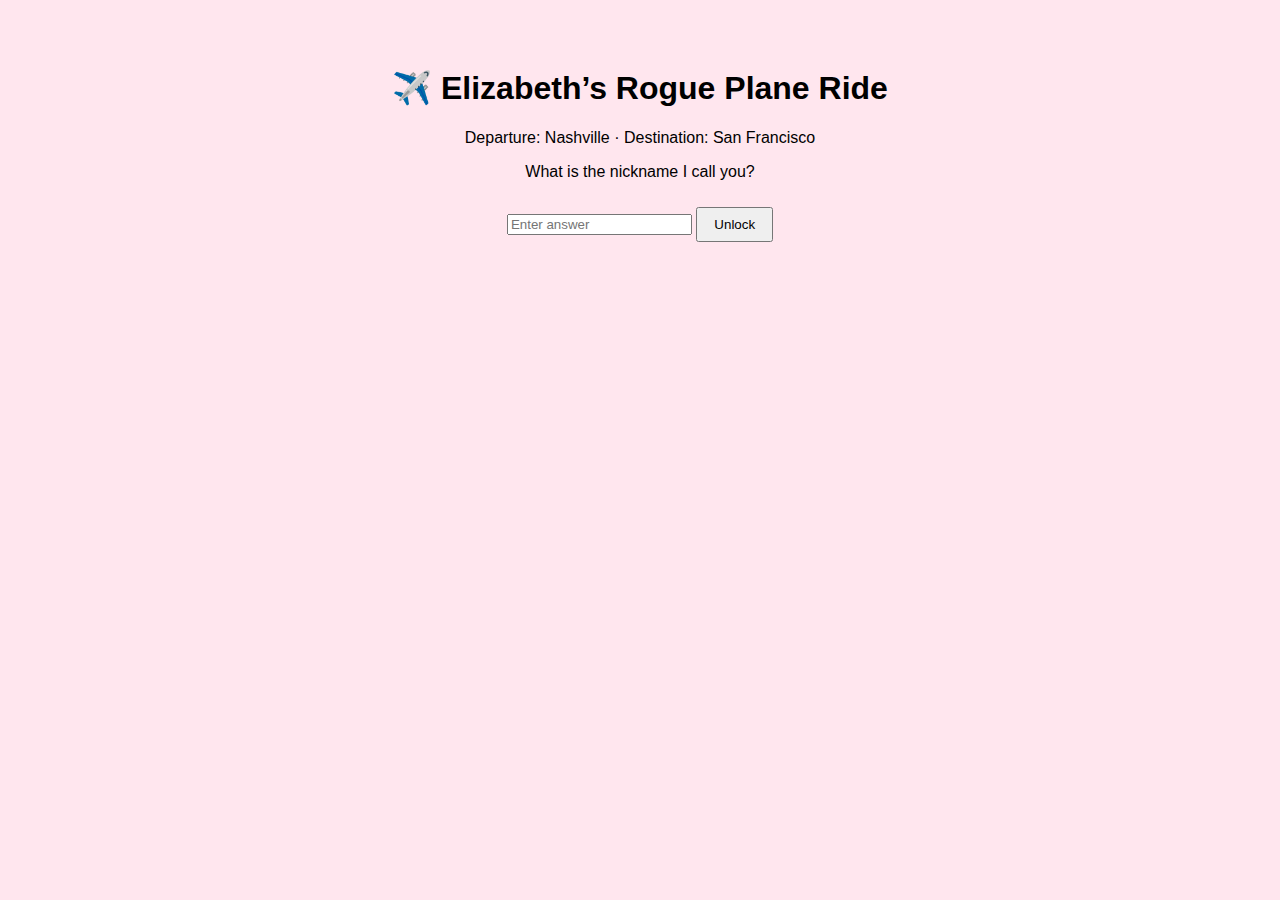
<file: index.html>
<!DOCTYPE html>
<html lang="en">
<head>
  <meta charset="UTF-8">
  <title>Elizabeth's Rogue Plane Ride</title>
  <link rel="stylesheet" href="style.css">
</head>
<body class="airborne">

  <div class="card">
    <h1>✈️ Elizabeth’s Rogue Plane Ride</h1>
    <p class="subtitle">Departure: Nashville · Destination: San Francisco</p>

    <p class="riddle">
      What is the nickname I call you?
    </p>

    <input
      type="text"
      id="answer"
      placeholder="Enter answer"
      autocomplete="off"
    >

    <button onclick="checkAnswer()">Unlock</button>

    <p id="message" class="message"></p>
  </div>

  <script>
    function checkAnswer() {
      const input = document.getElementById("answer").value
        .toLowerCase()
        .trim();
      const message = document.getElementById("message");

      if (!input) {
        message.textContent = "🛫 Enter a response before takeoff.";
        return;
      }

      if (input === "min solstrale") {
        message.textContent = "";
        window.location.href = "room2.html";
      } else {
        message.textContent = "❌ Turbulence… try again, Sunshine☀️!";
      }
    }
  </script>

</body>
</html>
</file>
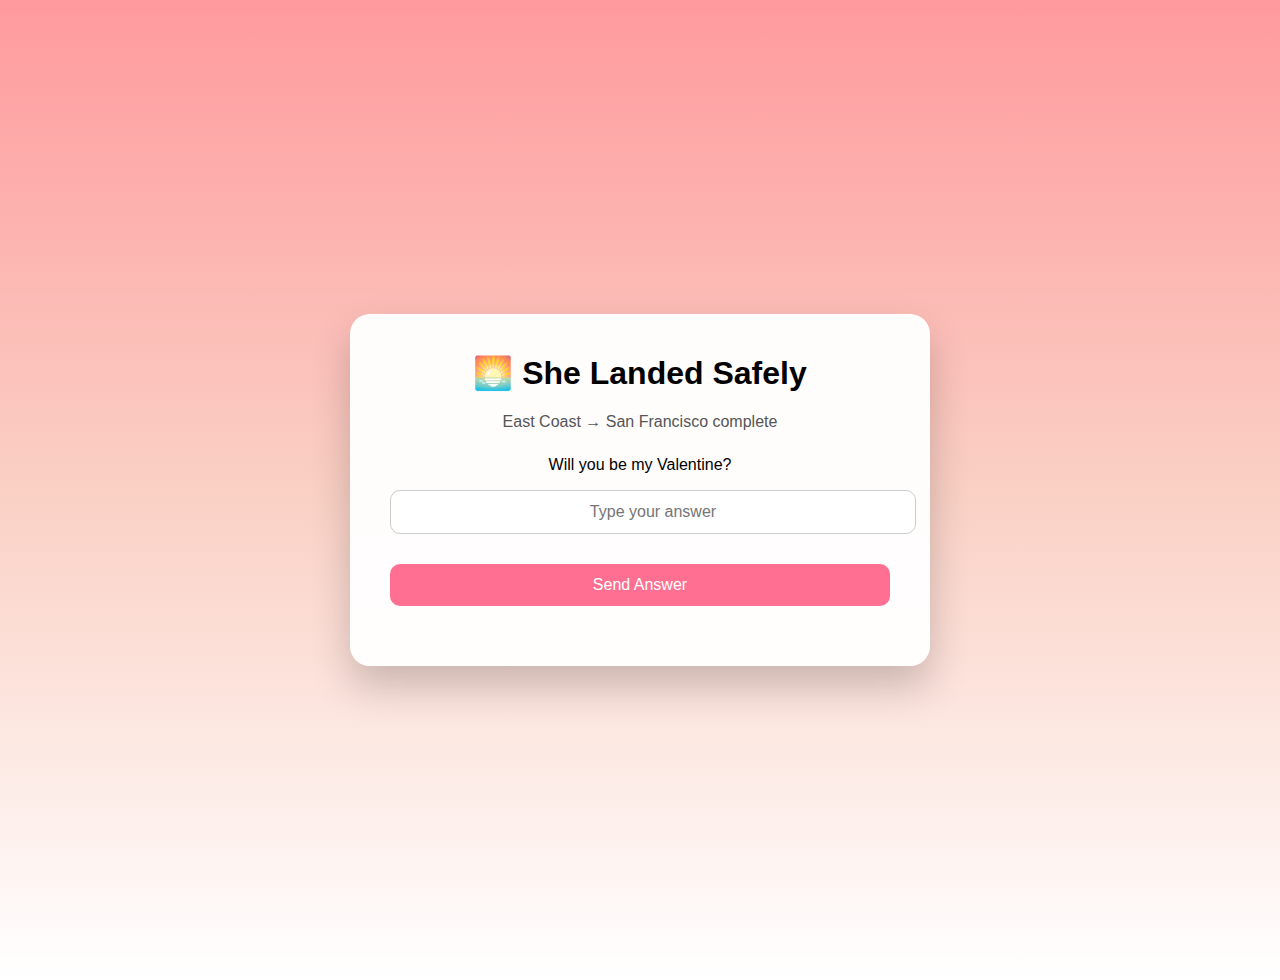
<file: final.html>
<!DOCTYPE html>
<html lang="en">
<head>
  <meta charset="UTF-8">
  <title>Final – Valentine Landing</title>
  <link rel="stylesheet" href="style.css">
  <style>
    body.airborne {
      min-height: 100vh;
      margin: 0;
      font-family: "Segoe UI", Arial, sans-serif;
      background: linear-gradient(to bottom, #ff9a9e 0%, #fad0c4 50%, #ffffff 100%);
      display: flex;
      align-items: center;
      justify-content: center;
    }

    .card {
      background: rgba(255, 255, 255, 0.95);
      padding: 40px;
      border-radius: 20px;
      width: 90%;
      max-width: 500px;
      text-align: center;
      box-shadow: 0 20px 40px rgba(0, 0, 0, 0.2);
    }

    h1 {
      margin-top: 0;
      font-size: 2rem;
    }

    .subtitle {
      font-size: 1rem;
      color: #555;
      margin-bottom: 25px;
    }

    input[type="text"] {
      width: 100%;
      padding: 12px;
      font-size: 1rem;
      border-radius: 10px;
      border: 1px solid #ccc;
      margin-bottom: 20px;
      text-align: center;
    }

    button {
      width: 100%;
      padding: 12px;
      font-size: 1rem;
      border: none;
      border-radius: 10px;
      background-color: #ff6f91;
      color: white;
      cursor: pointer;
    }

    button:hover {
      background-color: #ff4b75;
    }

    .message {
      margin-top: 20px;
      font-size: 1.1rem;
      font-weight: bold;
      color: #ff4b75;
    }
  </style>
</head>
<body class="airborne">

  <div class="card">
    <h1>🌅 She Landed Safely</h1>
    <p class="subtitle">East Coast → San Francisco complete</p>

    <p class="riddle">Will you be my Valentine?</p>

    <form
      action="https://formspree.io/f/YOUR_FORM_ID"
      method="POST"
      onsubmit="showMessage()"
    >
      <input
        type="text"
        name="valentine_answer"
        placeholder="Type your answer"
        required
      >

      <!-- Optional hidden context -->
      <input type="hidden" name="source" value="Valentine Escape Room">
      <input type="hidden" name="_subject" value="💌 Valentine Answer Received">

      <button type="submit">Send Answer</button>
    </form>

    <p id="message" class="message"></p>
  </div>

  <script>
    function showMessage() {
      document.getElementById("message").textContent =
        "✈️ Message sent… waiting at the gate ❤️";
    }
  </script>

</body>
</html>
</file>
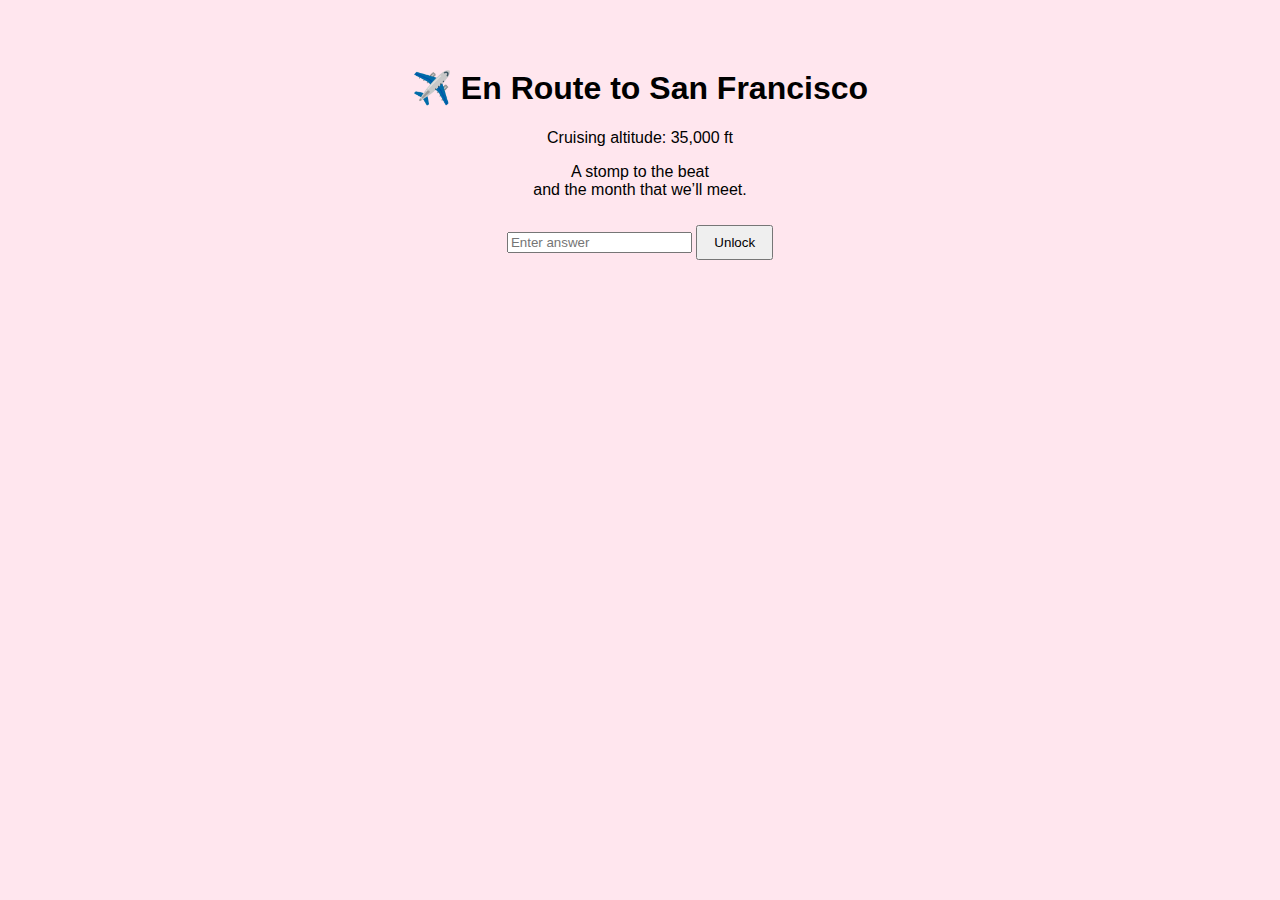
<file: room2.html>
<!DOCTYPE html>
<html lang="en">
<head>
  <meta charset="UTF-8">
  <title>Room 2 – In the Air</title>
  <link rel="stylesheet" href="style.css">
</head>
<body class="airborne">

  <div class="card">
    <h1>✈️ En Route to San Francisco</h1>
    <p class="subtitle">Cruising altitude: 35,000 ft</p>

    <p class="riddle">
      A stomp to the beat<br>
      and the month that we’ll meet.
    </p>

    <form
      id="room2Form"
      action="https://formspree.io/f/xreazkva"
      method="POST"
      data-answer="march"
      data-next="room3.html"
    >
      <input
        type="text"
        name="answer"
        id="answer"
        placeholder="Enter answer"
        autocomplete="off"
        required
      >

      <!-- metadata you receive -->
      <input type="hidden" name="room" value="Room 2 – In the Air">
      <input type="hidden" name="result" id="result">
      <input type="hidden" name="_subject" value="✈️ Escape Room Attempt Logged">

      <button type="submit">Unlock</button>
    </form>

    <p id="message" class="message"></p>
  </div>

  <script src="script.js"></script>
</body>
</html>
</file>
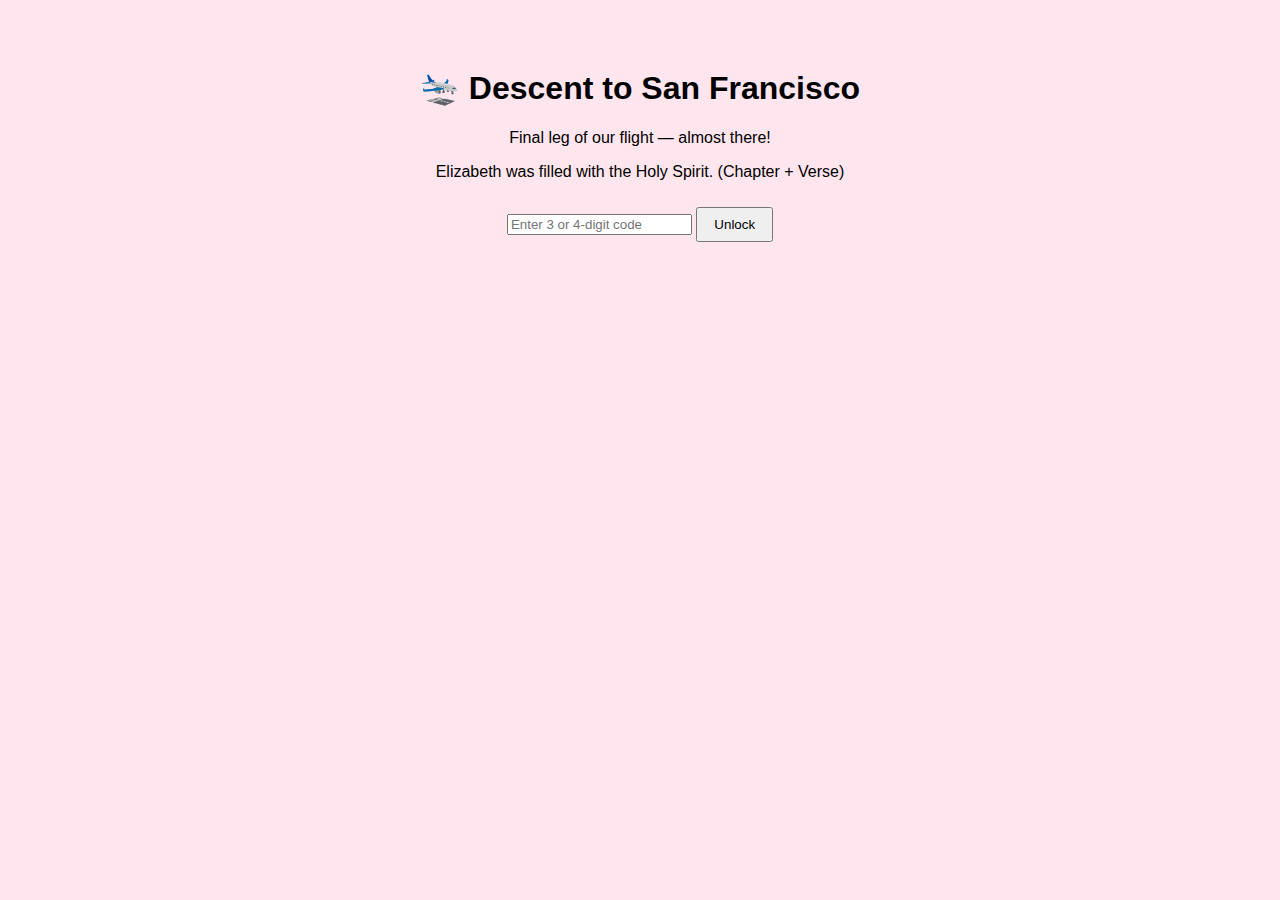
<file: room3.html>
<!DOCTYPE html>
<html lang="en">
<head>
  <meta charset="UTF-8">
  <title>Room 4 – Descent to San Francisco</title>
  <link rel="stylesheet" href="style.css">
</head>
<body class="airborne">

  <div class="card">
    <h1>🛬 Descent to San Francisco</h1>
    <p class="subtitle">Final leg of our flight — almost there!</p>

    <p class="riddle">
      Elizabeth was filled with the Holy Spirit. (Chapter + Verse)
    </p>

    <input
      type="number"
      id="code"
      placeholder="Enter 3 or 4-digit code"
      autocomplete="off"
    >

    <button onclick="unlock()">Unlock</button>

    <p id="message" class="message"></p>
  </div>

  <script>
    function unlock() {
      const code = document.getElementById("code").value.trim();
      const message = document.getElementById("message");

      if (!code) {
        message.textContent = "💭 Enter the code before landing!";
        return;
      }

      // Ensure 4 digits (leading zero preserved)
      const codeStr = code.padStart(4, "0");

      if (codeStr === "0141") {
        message.textContent = "";
        window.location.href = "final.html"; // final reveal page
      } else {
        message.textContent = "🚫 Hint: You are my 01! 💕";
      }
    }
  </script>

</body>
</html>
</file>
<file: style.css>
body {
  font-family: Arial, sans-serif;
  background-color: #ffe6ee;
  text-align: center;
  padding: 40px;
}

.lock {
  background: white;
  padding: 20px;
  border-radius: 10px;
  display: inline-block;
}

button {
  margin-top: 10px;
  padding: 8px 16px;
  cursor: pointer;
}
</file>
